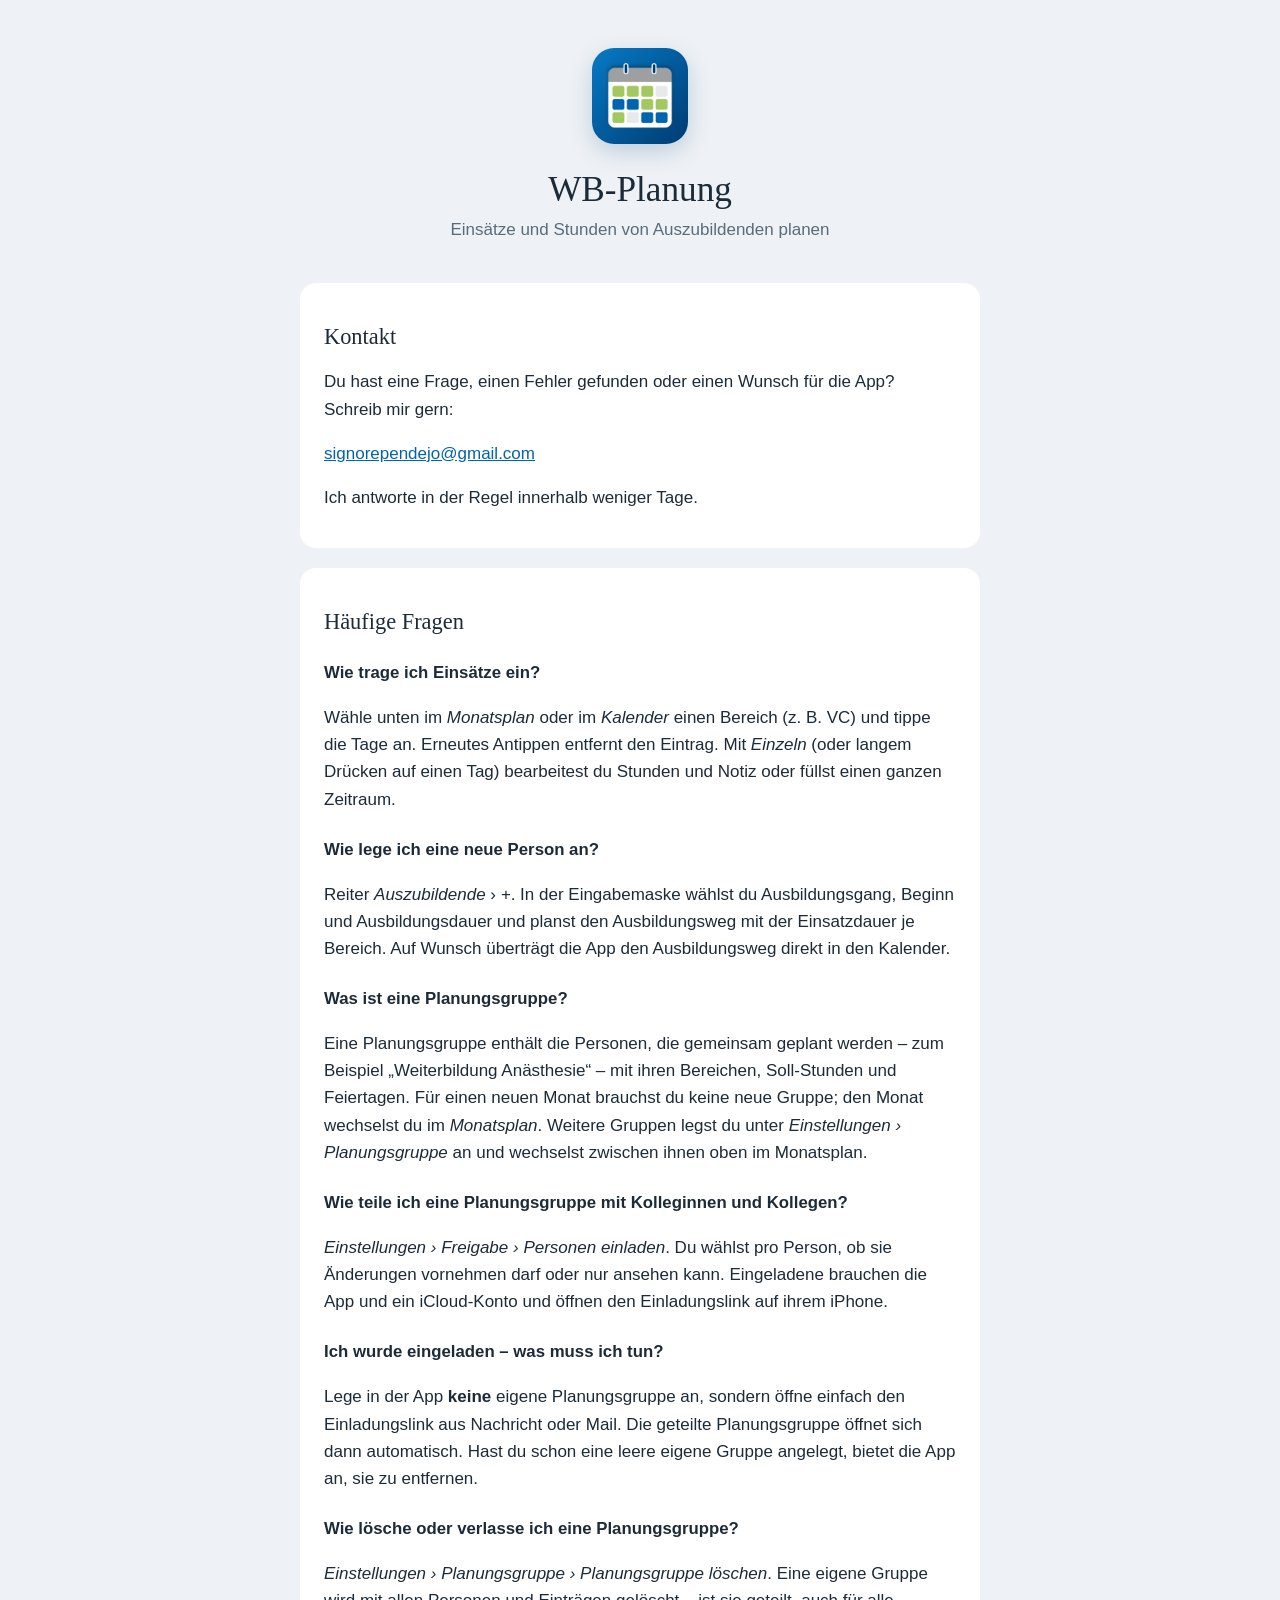
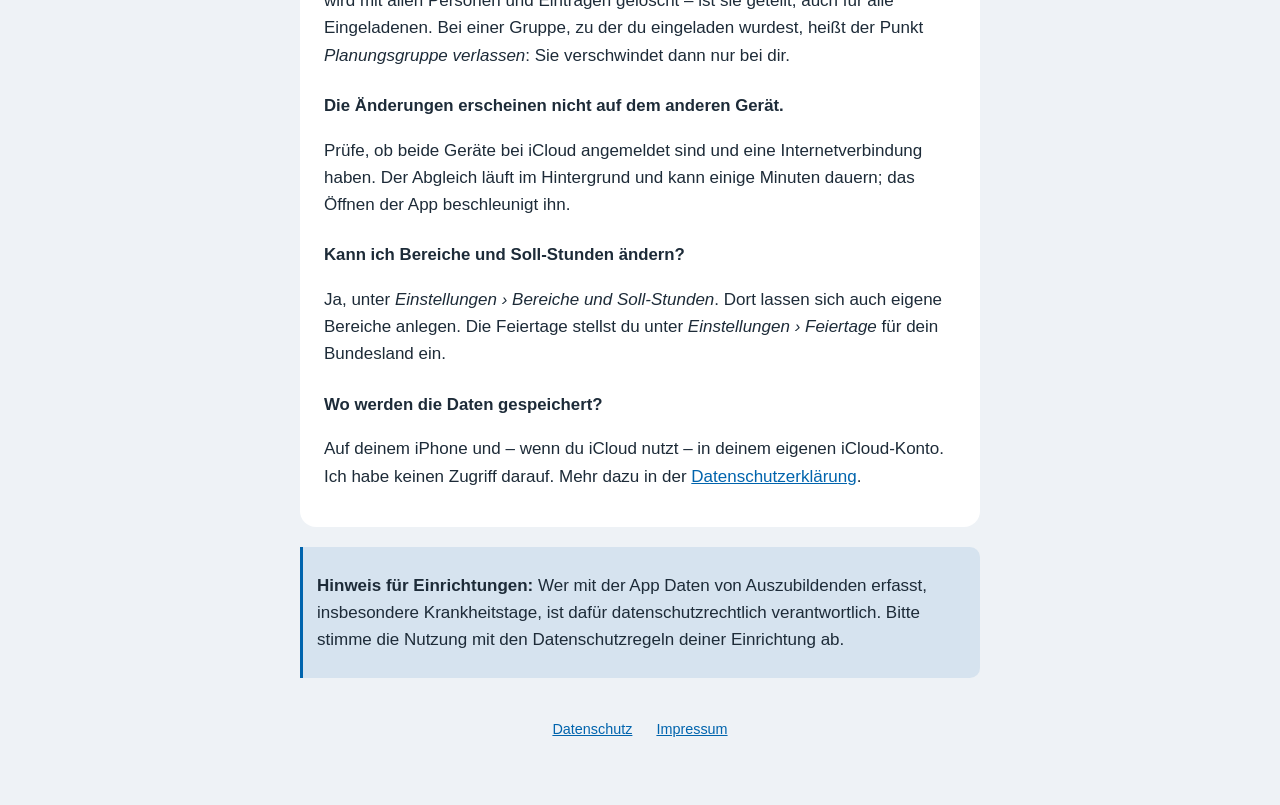
<file: index.html>
<!doctype html>
<html lang="de">
<head>
  <meta charset="utf-8">
  <meta name="viewport" content="width=device-width, initial-scale=1">
  <title>WB-Planung – Hilfe &amp; Kontakt</title>
  <meta name="description" content="Hilfe und Kontakt zur App WB-Planung – Einsätze und Stunden von Auszubildenden planen.">
  <link rel="icon" href="icon.png">
  <link rel="stylesheet" href="style.css">
</head>
<body>
<main>
  <header>
    <img src="icon.png" alt="App-Icon von WB-Planung">
    <h1>WB-Planung</h1>
    <p class="lead">Einsätze und Stunden von Auszubildenden planen</p>
  </header>

  <section>
    <h2>Kontakt</h2>
    <p>Du hast eine Frage, einen Fehler gefunden oder einen Wunsch für die App? Schreib mir gern:</p>
    <p><a href="mailto:signorependejo@gmail.com?subject=WB-Planung">signorependejo@gmail.com</a></p>
    <p>Ich antworte in der Regel innerhalb weniger Tage.</p>
  </section>

  <section>
    <h2>Häufige Fragen</h2>

    <h3>Wie trage ich Einsätze ein?</h3>
    <p>Wähle unten im <em>Monatsplan</em> oder im <em>Kalender</em> einen Bereich (z. B. VC) und tippe die Tage an. Erneutes Antippen entfernt den Eintrag. Mit <em>Einzeln</em> (oder langem Drücken auf einen Tag) bearbeitest du Stunden und Notiz oder füllst einen ganzen Zeitraum.</p>

    <h3>Wie lege ich eine neue Person an?</h3>
    <p>Reiter <em>Auszubildende</em> › <em>+</em>. In der Eingabemaske wählst du Ausbildungsgang, Beginn und Ausbildungsdauer und planst den Ausbildungsweg mit der Einsatzdauer je Bereich. Auf Wunsch überträgt die App den Ausbildungsweg direkt in den Kalender.</p>

    <h3>Was ist eine Planungsgruppe?</h3>
    <p>Eine Planungsgruppe enthält die Personen, die gemeinsam geplant werden – zum Beispiel „Weiterbildung Anästhesie“ – mit ihren Bereichen, Soll-Stunden und Feiertagen. Für einen neuen Monat brauchst du keine neue Gruppe; den Monat wechselst du im <em>Monatsplan</em>. Weitere Gruppen legst du unter <em>Einstellungen › Planungsgruppe</em> an und wechselst zwischen ihnen oben im Monatsplan.</p>

    <h3>Wie teile ich eine Planungsgruppe mit Kolleginnen und Kollegen?</h3>
    <p><em>Einstellungen › Freigabe › Personen einladen</em>. Du wählst pro Person, ob sie Änderungen vornehmen darf oder nur ansehen kann. Eingeladene brauchen die App und ein iCloud-Konto und öffnen den Einladungslink auf ihrem iPhone.</p>

    <h3>Ich wurde eingeladen – was muss ich tun?</h3>
    <p>Lege in der App <strong>keine</strong> eigene Planungsgruppe an, sondern öffne einfach den Einladungslink aus Nachricht oder Mail. Die geteilte Planungsgruppe öffnet sich dann automatisch. Hast du schon eine leere eigene Gruppe angelegt, bietet die App an, sie zu entfernen.</p>

    <h3>Wie lösche oder verlasse ich eine Planungsgruppe?</h3>
    <p><em>Einstellungen › Planungsgruppe › Planungsgruppe löschen</em>. Eine eigene Gruppe wird mit allen Personen und Einträgen gelöscht – ist sie geteilt, auch für alle Eingeladenen. Bei einer Gruppe, zu der du eingeladen wurdest, heißt der Punkt <em>Planungsgruppe verlassen</em>: Sie verschwindet dann nur bei dir.</p>

    <h3>Die Änderungen erscheinen nicht auf dem anderen Gerät.</h3>
    <p>Prüfe, ob beide Geräte bei iCloud angemeldet sind und eine Internetverbindung haben. Der Abgleich läuft im Hintergrund und kann einige Minuten dauern; das Öffnen der App beschleunigt ihn.</p>

    <h3>Kann ich Bereiche und Soll-Stunden ändern?</h3>
    <p>Ja, unter <em>Einstellungen › Bereiche und Soll-Stunden</em>. Dort lassen sich auch eigene Bereiche anlegen. Die Feiertage stellst du unter <em>Einstellungen › Feiertage</em> für dein Bundesland ein.</p>

    <h3>Wo werden die Daten gespeichert?</h3>
    <p>Auf deinem iPhone und – wenn du iCloud nutzt – in deinem eigenen iCloud-Konto. Ich habe keinen Zugriff darauf. Mehr dazu in der <a href="datenschutz.html">Datenschutzerklärung</a>.</p>
  </section>

  <div class="note">
    <p><strong>Hinweis für Einrichtungen:</strong> Wer mit der App Daten von Auszubildenden erfasst, insbesondere Krankheitstage, ist dafür datenschutzrechtlich verantwortlich. Bitte stimme die Nutzung mit den Datenschutzregeln deiner Einrichtung ab.</p>
  </div>

  <nav class="footer">
    <a href="datenschutz.html">Datenschutz</a>
    <a href="impressum.html">Impressum</a>
  </nav>
</main>
</body>
</html>
</file>
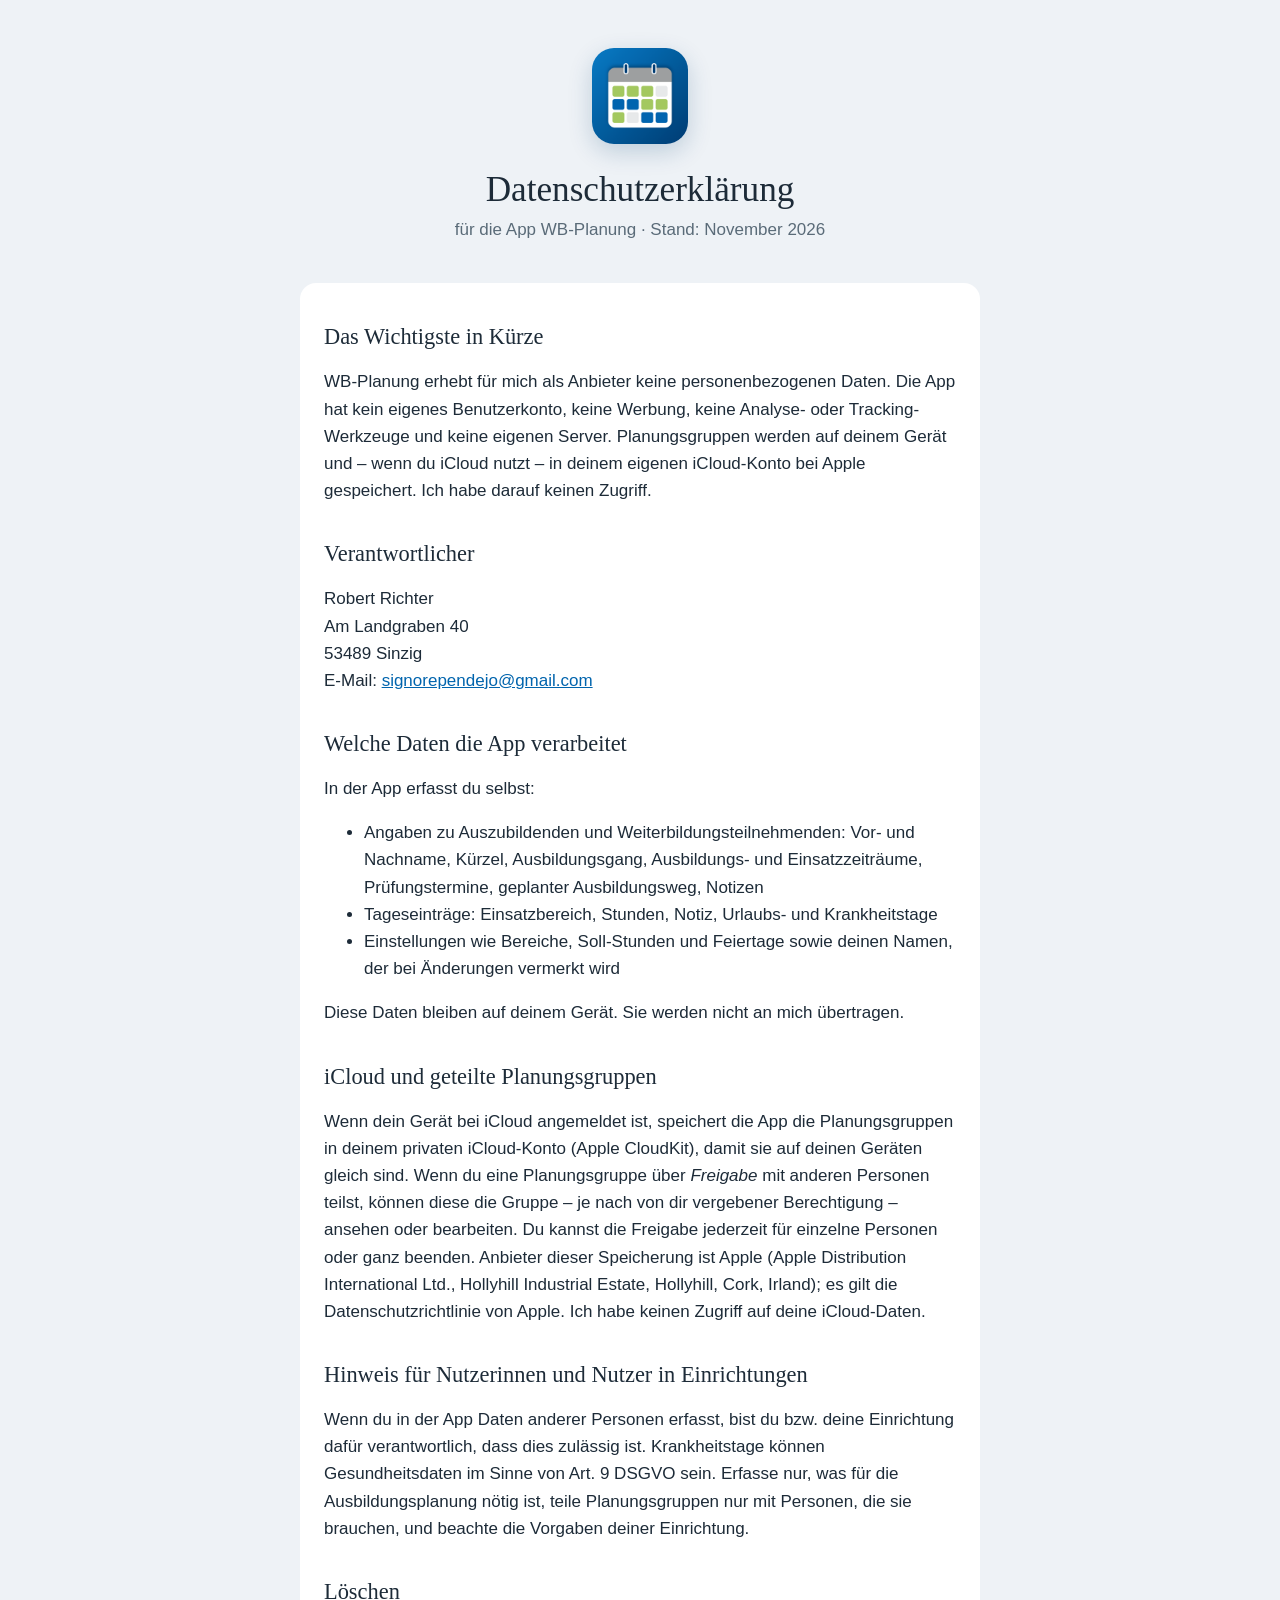
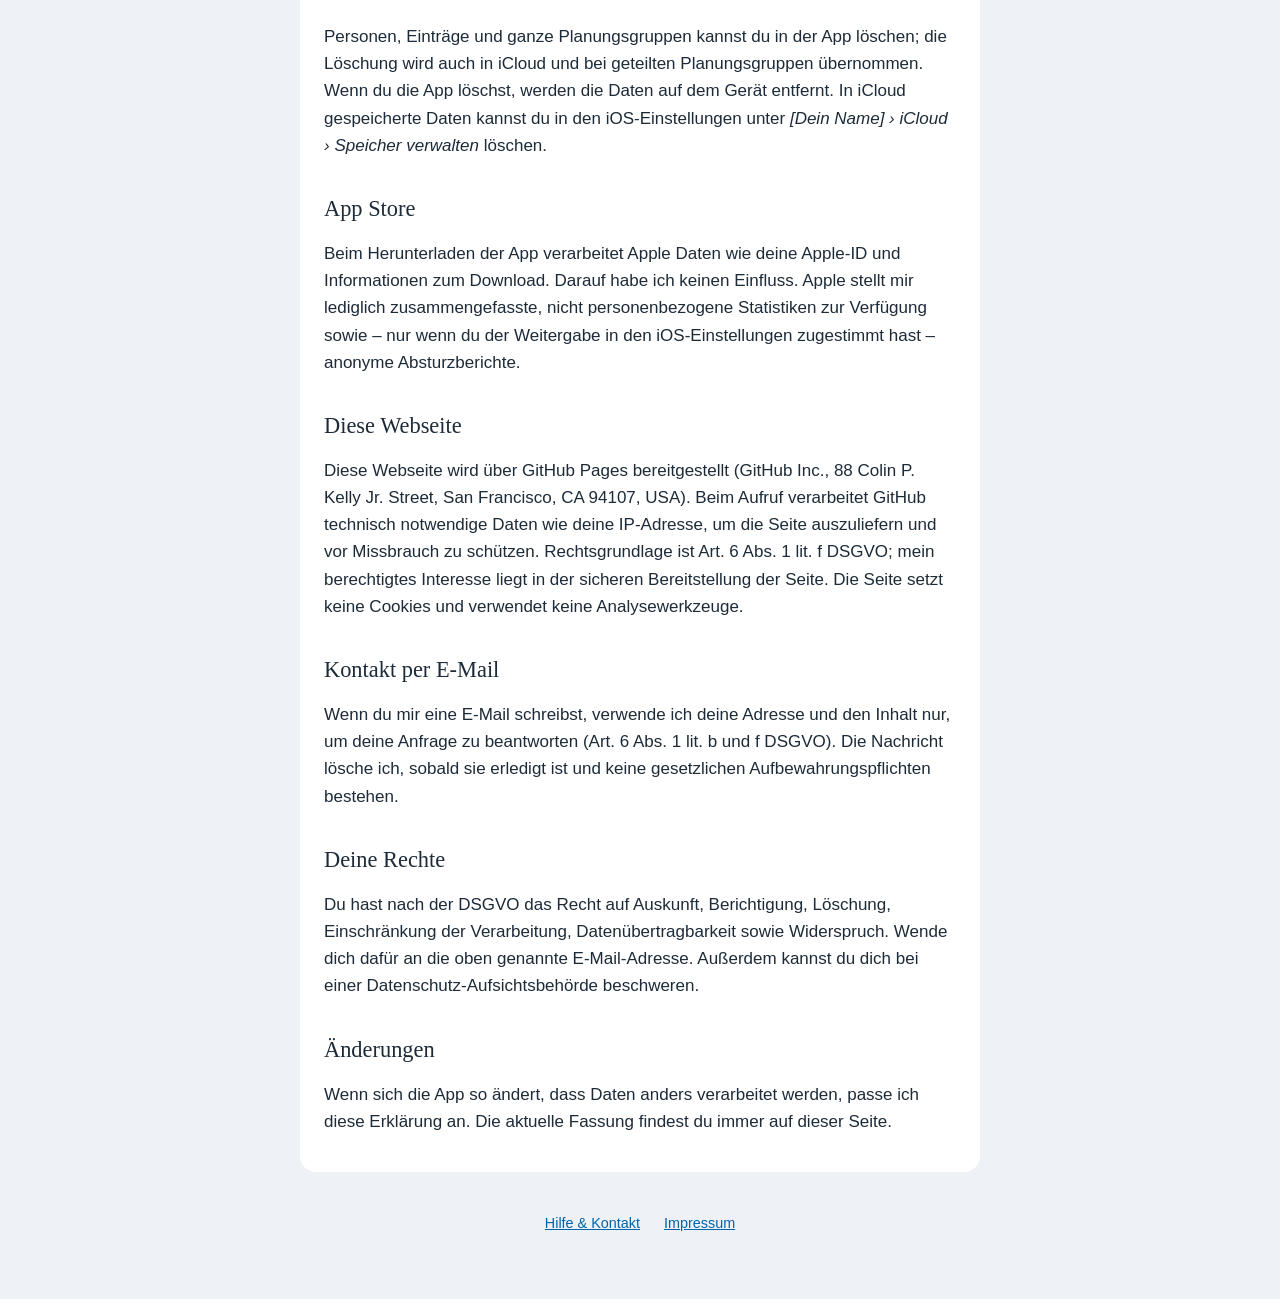
<file: datenschutz.html>
<!doctype html>
<html lang="de">
<head>
  <meta charset="utf-8">
  <meta name="viewport" content="width=device-width, initial-scale=1">
  <title>WB-Planung – Datenschutz</title>
  <meta name="description" content="Datenschutzerklärung der App WB-Planung.">
  <link rel="icon" href="icon.png">
  <link rel="stylesheet" href="style.css">
</head>
<body>
<main>
  <header>
    <img src="icon.png" alt="App-Icon von WB-Planung">
    <h1>Datenschutzerklärung</h1>
    <p class="lead">für die App WB-Planung · Stand: November 2026</p>
  </header>

  <section>
    <h2>Das Wichtigste in Kürze</h2>
    <p>WB-Planung erhebt für mich als Anbieter keine personenbezogenen Daten. Die App hat kein eigenes Benutzerkonto, keine Werbung, keine Analyse- oder Tracking-Werkzeuge und keine eigenen Server. Planungsgruppen werden auf deinem Gerät und – wenn du iCloud nutzt – in deinem eigenen iCloud-Konto bei Apple gespeichert. Ich habe darauf keinen Zugriff.</p>

    <h2>Verantwortlicher</h2>
    <p>Robert Richter<br>
      Am Landgraben 40<br>
      53489 Sinzig<br>
      E-Mail: <a href="mailto:signorependejo@gmail.com">signorependejo@gmail.com</a></p>

    <h2>Welche Daten die App verarbeitet</h2>
    <p>In der App erfasst du selbst:</p>
    <ul>
      <li>Angaben zu Auszubildenden und Weiterbildungsteilnehmenden: Vor- und Nachname, Kürzel, Ausbildungsgang, Ausbildungs- und Einsatzzeiträume, Prüfungstermine, geplanter Ausbildungsweg, Notizen</li>
      <li>Tageseinträge: Einsatzbereich, Stunden, Notiz, Urlaubs- und Krankheitstage</li>
      <li>Einstellungen wie Bereiche, Soll-Stunden und Feiertage sowie deinen Namen, der bei Änderungen vermerkt wird</li>
    </ul>
    <p>Diese Daten bleiben auf deinem Gerät. Sie werden nicht an mich übertragen.</p>

    <h2>iCloud und geteilte Planungsgruppen</h2>
    <p>Wenn dein Gerät bei iCloud angemeldet ist, speichert die App die Planungsgruppen in deinem privaten iCloud-Konto (Apple CloudKit), damit sie auf deinen Geräten gleich sind. Wenn du eine Planungsgruppe über <em>Freigabe</em> mit anderen Personen teilst, können diese die Gruppe – je nach von dir vergebener Berechtigung – ansehen oder bearbeiten. Du kannst die Freigabe jederzeit für einzelne Personen oder ganz beenden. Anbieter dieser Speicherung ist Apple (Apple Distribution International Ltd., Hollyhill Industrial Estate, Hollyhill, Cork, Irland); es gilt die Datenschutzrichtlinie von Apple. Ich habe keinen Zugriff auf deine iCloud-Daten.</p>

    <h2>Hinweis für Nutzerinnen und Nutzer in Einrichtungen</h2>
    <p>Wenn du in der App Daten anderer Personen erfasst, bist du bzw. deine Einrichtung dafür verantwortlich, dass dies zulässig ist. Krankheitstage können Gesundheitsdaten im Sinne von Art. 9 DSGVO sein. Erfasse nur, was für die Ausbildungsplanung nötig ist, teile Planungsgruppen nur mit Personen, die sie brauchen, und beachte die Vorgaben deiner Einrichtung.</p>

    <h2>Löschen</h2>
    <p>Personen, Einträge und ganze Planungsgruppen kannst du in der App löschen; die Löschung wird auch in iCloud und bei geteilten Planungsgruppen übernommen. Wenn du die App löschst, werden die Daten auf dem Gerät entfernt. In iCloud gespeicherte Daten kannst du in den iOS-Einstellungen unter <em>[Dein Name] › iCloud › Speicher verwalten</em> löschen.</p>

    <h2>App Store</h2>
    <p>Beim Herunterladen der App verarbeitet Apple Daten wie deine Apple-ID und Informationen zum Download. Darauf habe ich keinen Einfluss. Apple stellt mir lediglich zusammengefasste, nicht personenbezogene Statistiken zur Verfügung sowie – nur wenn du der Weitergabe in den iOS-Einstellungen zugestimmt hast – anonyme Absturzberichte.</p>

    <h2>Diese Webseite</h2>
    <p>Diese Webseite wird über GitHub Pages bereitgestellt (GitHub Inc., 88 Colin P. Kelly Jr. Street, San Francisco, CA 94107, USA). Beim Aufruf verarbeitet GitHub technisch notwendige Daten wie deine IP-Adresse, um die Seite auszuliefern und vor Missbrauch zu schützen. Rechtsgrundlage ist Art. 6 Abs. 1 lit. f DSGVO; mein berechtigtes Interesse liegt in der sicheren Bereitstellung der Seite. Die Seite setzt keine Cookies und verwendet keine Analysewerkzeuge.</p>

    <h2>Kontakt per E-Mail</h2>
    <p>Wenn du mir eine E-Mail schreibst, verwende ich deine Adresse und den Inhalt nur, um deine Anfrage zu beantworten (Art. 6 Abs. 1 lit. b und f DSGVO). Die Nachricht lösche ich, sobald sie erledigt ist und keine gesetzlichen Aufbewahrungspflichten bestehen.</p>

    <h2>Deine Rechte</h2>
    <p>Du hast nach der DSGVO das Recht auf Auskunft, Berichtigung, Löschung, Einschränkung der Verarbeitung, Datenübertragbarkeit sowie Widerspruch. Wende dich dafür an die oben genannte E-Mail-Adresse. Außerdem kannst du dich bei einer Datenschutz-Aufsichtsbehörde beschweren.</p>

    <h2>Änderungen</h2>
    <p>Wenn sich die App so ändert, dass Daten anders verarbeitet werden, passe ich diese Erklärung an. Die aktuelle Fassung findest du immer auf dieser Seite.</p>
  </section>

  <nav class="footer">
    <a href="index.html">Hilfe &amp; Kontakt</a>
    <a href="impressum.html">Impressum</a>
  </nav>
</main>
</body>
</html>
</file>
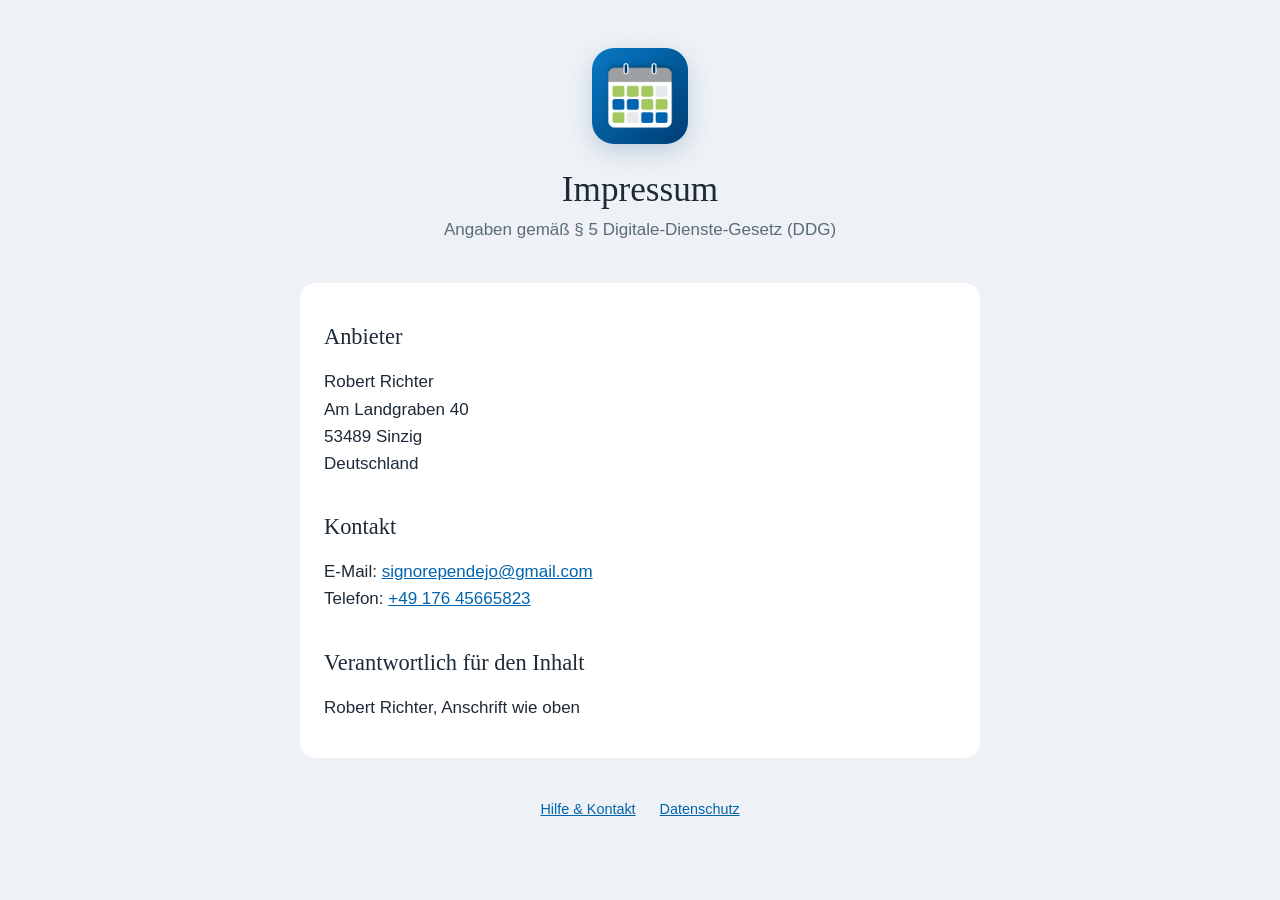
<file: impressum.html>
<!doctype html>
<html lang="de">
<head>
  <meta charset="utf-8">
  <meta name="viewport" content="width=device-width, initial-scale=1">
  <title>WB-Planung – Impressum</title>
  <meta name="description" content="Impressum der App WB-Planung.">
  <link rel="icon" href="icon.png">
  <link rel="stylesheet" href="style.css">
</head>
<body>
<main>
  <header>
    <img src="icon.png" alt="App-Icon von WB-Planung">
    <h1>Impressum</h1>
    <p class="lead">Angaben gemäß § 5 Digitale-Dienste-Gesetz (DDG)</p>
  </header>

  <section>
    <h2>Anbieter</h2>
    <p>Robert Richter<br>
      Am Landgraben 40<br>
      53489 Sinzig<br>
      Deutschland</p>

    <h2>Kontakt</h2>
    <p>E-Mail: <a href="mailto:signorependejo@gmail.com">signorependejo@gmail.com</a><br>
      Telefon: <a href="tel:+4917645665823">+49 176 45665823</a></p>

    <h2>Verantwortlich für den Inhalt</h2>
    <p>Robert Richter, Anschrift wie oben</p>
  </section>

  <nav class="footer">
    <a href="index.html">Hilfe &amp; Kontakt</a>
    <a href="datenschutz.html">Datenschutz</a>
  </nav>
</main>
</body>
</html>
</file>
<file: style.css>
:root {
  --bg: #eef2f6;
  --card: #ffffff;
  --text: #1d2b38;
  --muted: #5a6b78;
  --accent: #0064ad;
  --line: #d5dde5;
}

@media (prefers-color-scheme: dark) {
  :root {
    --bg: #141c21;
    --card: #1d282f;
    --text: #e6ecee;
    --muted: #9aaeb8;
    --accent: #5ca4e8;
    --line: #2c3a42;
  }
}

* { box-sizing: border-box; }

body {
  margin: 0;
  background: var(--bg);
  color: var(--text);
  font: 17px/1.6 -apple-system, BlinkMacSystemFont, "Helvetica Neue", Arial, sans-serif;
  -webkit-text-size-adjust: 100%;
}

main {
  max-width: 720px;
  margin: 0 auto;
  padding: 48px 20px 64px;
}

header { text-align: center; margin-bottom: 40px; }
header img { width: 96px; height: 96px; border-radius: 22px; box-shadow: 0 8px 24px rgba(0, 63, 115, .2); }

h1, h2 { font-family: "New York", "Iowan Old Style", Georgia, serif; font-weight: 400; line-height: 1.25; }
h1 { font-size: clamp(1.7rem, 7vw, 2.2rem); margin: 16px 0 4px; overflow-wrap: break-word; hyphens: auto; }
h2 { font-size: 1.4rem; margin: 36px 0 8px; }
h3 { font-size: 1.05rem; margin: 24px 0 4px; }

.lead { color: var(--muted); margin: 0; }

section, .card {
  background: var(--card);
  border-radius: 16px;
  padding: 4px 24px 20px;
  margin-bottom: 20px;
}

a { color: var(--accent); }

.note {
  border-left: 3px solid var(--accent);
  padding: 8px 14px;
  background: color-mix(in srgb, var(--accent) 10%, transparent);
  border-radius: 0 10px 10px 0;
}

nav.footer {
  text-align: center;
  margin-top: 40px;
  color: var(--muted);
  font-size: .9rem;
}
nav.footer a { margin: 0 10px; }

.placeholder { background: #fff3c4; color: #5c4a00; padding: 0 4px; border-radius: 4px; }
</file>
